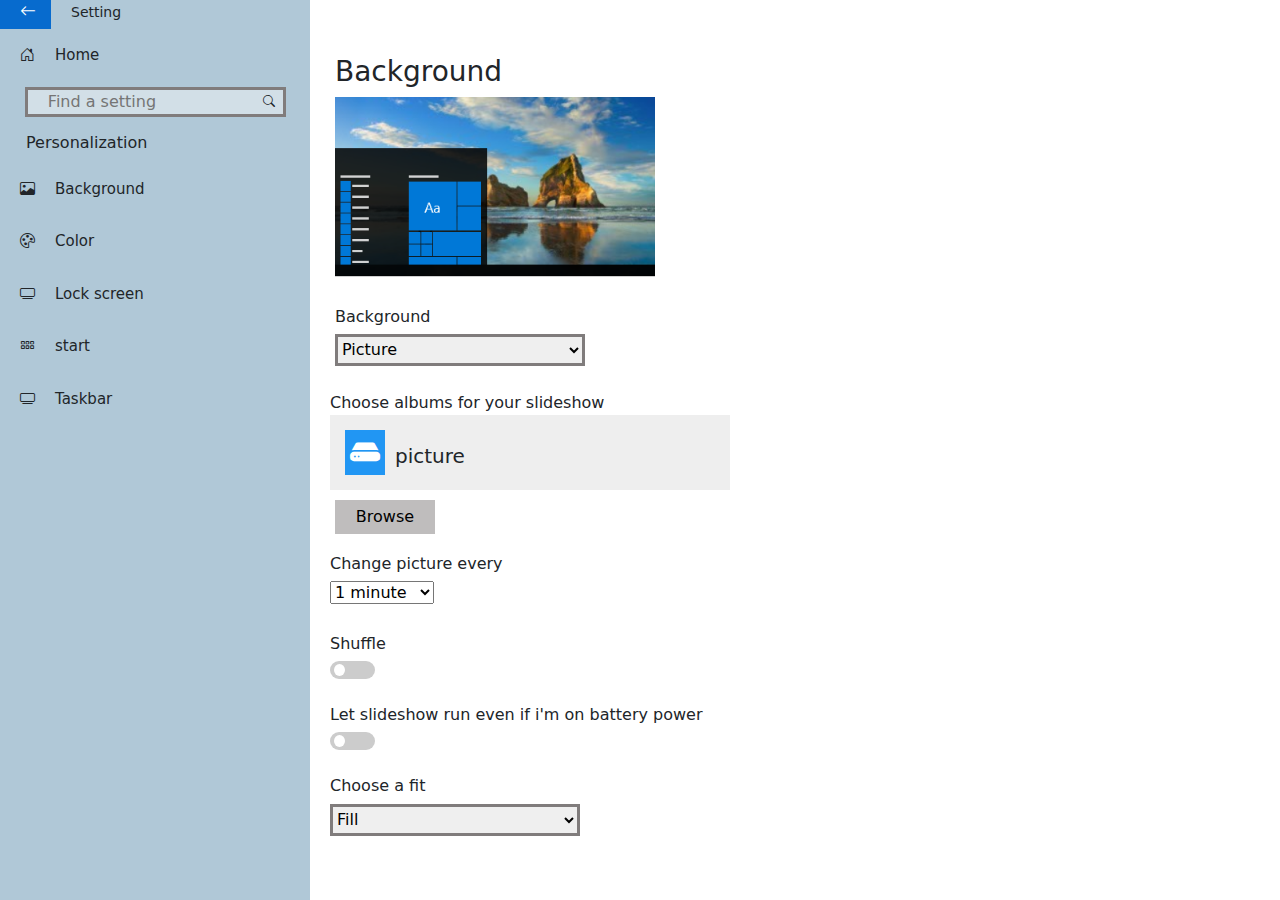
<file: slide.html>
<!DOCTYPE html>
<html lang="en">
<head>
    <meta charset="UTF-8">
    <meta http-equiv="X-UA-Compatible" content="IE=edge">
    <meta name="viewport" content="width=device-width, initial-scale=1.0">
    <link rel='stylesheet' href='https://cdnjs.cloudflare.com/ajax/libs/font-awesome/4.7.0/css/font-awesome.min.css'>
    <link rel="stylesheet" href="https://cdn.jsdelivr.net/npm/bootstrap-icons@1.10.2/font/bootstrap-icons.css">
    <link rel="stylesheet" href="https://cdn.jsdelivr.net/npm/bootstrap@5.2.2/dist/css/bootstrap.min.css">
    <link rel="stylesheet" href="https://fonts.googleapis.com/css2?family=Material+Symbols+Outlined:opsz,wght,FILL,GRAD@20..48,100..700,0..1,-50..200" />
    <script src="https://code.jquery.com/jquery-1.11.2.js"></script>
    <link rel="stylesheet" href="./style/slide.css">
    <title>Document</title>
</head>
<body>
    <div class="fixed-menu">
        <div class="title">
            <i class="bi bi-arrow-left"></i><span>Setting</span>
        </div>
        <div class="elements">
            <i class="bi bi-house-door"></i><span id="home">Home</span>
        </div>
        <div class="search-end">
            <div class="searched">
              <i class="bi bi-search"></i>
              <input type="search"  placeholder="    Find a setting">
            </div>
          </div>
        <h6>Personalization</h6>
        <div class="elements">
            <i class="bi bi-image"></i><span>Background</span>
        </div>
        <div class="elements">
            <i class="bi bi-palette"></i><span>Color</span>
        </div>
        <div class="elements">
            <i class="bi bi-tv"></i><span>Lock screen</span>
        </div>
        <div class="elements">
            <i class="bi bi-grid-3x2-gap"></i><span>start</span>
        </div>
        <div class="elements">
            <i class="bi bi-tv"></i><span>Taskbar</span>
        </div>
    </div>
    <div class="feature">
        <div class="start-feature">
            <h3>Background</h3>
            <img src="./imgs/Screenshot 2023-03-15 001108.png" width="320px" height="180px" alt="">
        </div>
        <div class="options">
            <h6>Background</h6>
            <select id="backgro">
                <option value="Picture">Picture</option>
                <option value="Solid color">Solid color</option>
                <option value="Slideshow">Slideshow</option>
              </select>
        </div>
    </div>
    <div class="content">
        <span>Choose albums for your slideshow</span>
        <div class="photo">
            <i class="bi bi-hdd-fill"></i><span>picture</span>
        </div>
        <div class="button">
            <button>Browse</button>
        </div>
        <div class="choose-photo">
            <h6>Change picture every</h6>
            <select id="times">
                <option value="1">1 minute</option>
                <option value="10">10 minute</option>
                <option value="30">30 minute</option>
                <option value="1">1 hour</option>
                <option value="6">6 hour</option>
                <option value="1">1 day</option>
              </select>
              <div class="toggle">
                <h6>Shuffle</h6>
                <label class="switch">
                    <input type="checkbox">
                    <span class="slider round"></span>
                  </label>
              </div>
              <div class="toggle">
                <h6>Let slideshow run even if i'm on battery power</h6>
                <label class="switch">
                    <input type="checkbox">
                    <span class="slider round"></span>
                  </label>
              </div>
              <div class="end-feature">
                <h6>Choose a fit</h6>
            <select id="backgro">
                <option value="Fill">Fill</option>
                <option id="fit" value="Fit">Fit</option>
                <option value="Stretch">Stretch</option>
                <option value="Tile">Tile</option>
                <option value="Center">Center</option>
                <option value="Span">Span</option>
              </select>
            </div>
        </div>
    </div>
            <div class="colors">
            <h6>Choose your background color</h6>
            <ul>
                <li data-color="red"></li>
                <li data-color="green"></li>
                <li data-color="blue"></li>
                <li data-color="black"></li>
                <li data-color="yellow"></li>
                <li data-color="brown"></li>
                <li data-color="aqua"></li>
                <li data-color="chocolate"></li>
                <li data-color="gold"></li>
                <li data-color="gray"></li>
                <li data-color="grey"></li>
                <li data-color="navy"></li>
                <li data-color="pink"></li>
                <li data-color="peru"></li>
                <li data-color="plum"></li>
                <li data-color="lime"></li>
                <li data-color="crimson"></li>
                <li data-color="cornflowerblue"></li>
                <li data-color="coral"></li>
                <li data-color="deeppink"></li>
                <li data-color="darkslategray"></li>
                <li data-color="indigo"></li>
                <li data-color="teal"></li>
                <li data-color="hotpink"></li>
            </ul>
            </div>
    <div class="experiment"></div>
    <script src="./script/slide.js"></script>
</body>
</html>
</file>
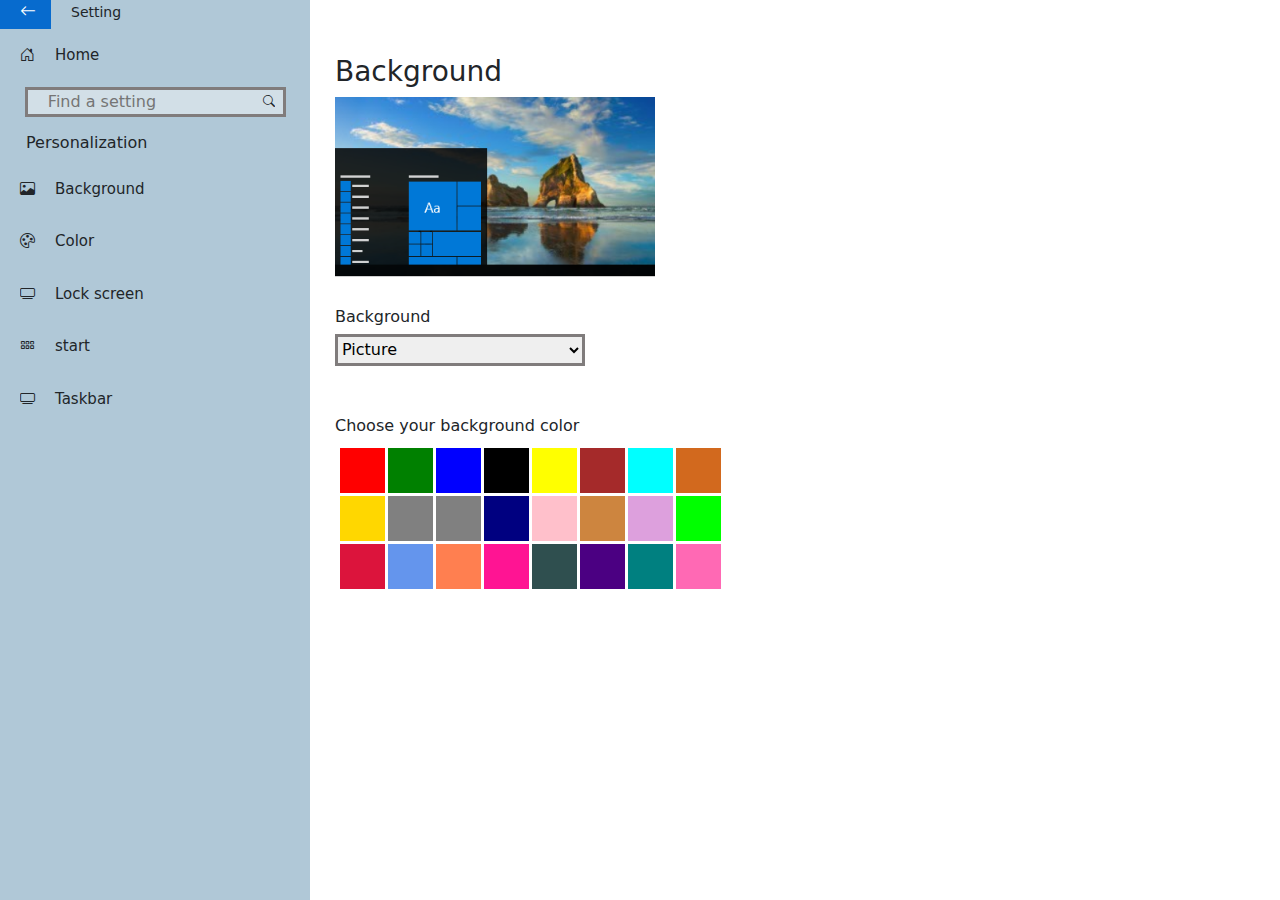
<file: solid.html>
<!DOCTYPE html>
<html lang="en">
<head>
    <meta charset="UTF-8">
    <meta http-equiv="X-UA-Compatible" content="IE=edge">
    <meta name="viewport" content="width=device-width, initial-scale=1.0">
    <link rel='stylesheet' href='https://cdnjs.cloudflare.com/ajax/libs/font-awesome/4.7.0/css/font-awesome.min.css'>
    <link rel="stylesheet" href="https://cdn.jsdelivr.net/npm/bootstrap-icons@1.10.2/font/bootstrap-icons.css">
    <link rel="stylesheet" href="https://cdn.jsdelivr.net/npm/bootstrap@5.2.2/dist/css/bootstrap.min.css">
    <link rel="stylesheet" href="https://fonts.googleapis.com/css2?family=Material+Symbols+Outlined:opsz,wght,FILL,GRAD@20..48,100..700,0..1,-50..200" />
    <script src="https://code.jquery.com/jquery-1.11.2.js"></script>
    <link rel="stylesheet" href="./style/solid.css">
    <title>Document</title>
</head>
<body>
    <div class="fixed-menu">
        <div class="title">
            <i class="bi bi-arrow-left"></i><span>Setting</span>
        </div>
        <div class="elements">
            <i class="bi bi-house-door"></i><span id="home">Home</span>
        </div>
        <div class="search-end">
            <div class="searched">
              <i class="bi bi-search"></i>
              <input type="search"  placeholder="    Find a setting">
            </div>
          </div>
        <h6>Personalization</h6>
        <div class="elements">
            <i class="bi bi-image"></i><span>Background</span>
        </div>
        <div class="elements">
            <i class="bi bi-palette"></i><span>Color</span>
        </div>
        <div class="elements">
            <i class="bi bi-tv"></i><span>Lock screen</span>
        </div>
        <div class="elements">
            <i class="bi bi-grid-3x2-gap"></i><span>start</span>
        </div>
        <div class="elements">
            <i class="bi bi-tv"></i><span>Taskbar</span>
        </div>
    </div>
    <div class="feature">
        <div class="start-feature">
            <h3>Background</h3>
            <img src="./imgs/Screenshot 2023-03-15 001108.png" width="320px" height="180px" alt="">
        </div>
        <div class="options">
            <h6>Background</h6>
            <select id="backgro">
                <option value="Picture">Picture</option>
                <option value="Solid color">Solid color</option>
                <option value="Slideshow">Slideshow</option>
              </select>
        </div>
        <div class="colors">
            <h6>Choose your background color</h6>
            <ul>
                <li data-color="red"></li>
                <li data-color="green"></li>
                <li data-color="blue"></li>
                <li data-color="black"></li>
                <li data-color="yellow"></li>
                <li data-color="brown"></li>
                <li data-color="aqua"></li>
                <li data-color="chocolate"></li>
                <li data-color="gold"></li>
                <li data-color="gray"></li>
                <li data-color="grey"></li>
                <li data-color="navy"></li>
                <li data-color="pink"></li>
                <li data-color="peru"></li>
                <li data-color="plum"></li>
                <li data-color="lime"></li>
                <li data-color="crimson"></li>
                <li data-color="cornflowerblue"></li>
                <li data-color="coral"></li>
                <li data-color="deeppink"></li>
                <li data-color="darkslategray"></li>
                <li data-color="indigo"></li>
                <li data-color="teal"></li>
                <li data-color="hotpink"></li>
            </ul>
            </div>
        </div>
    <div class="experiment"></div>
    <script src="./script/solid.js"></script>
</body>
</html>
</file>
<file: style/slide.css>
*{
    margin: 0;
    padding: 0;
    box-sizing: border-box;
}
.fixed-menu{
    position: fixed;
    width: 310px;
    height: 100%;
    background: #b0c8d7;
}
.fixed-menu .title span{
    margin-left: 20px;
    font-size: 14px;
}
.fixed-menu .title i{
    padding: 10px 15px 8px 20px;
}
.fixed-menu .title i:hover{
    background: #076bce;
    color: #fff;
}
.search-end .searched {
    padding: 10px;
    display: flex;
    align-items: flex-end;
    justify-content: center;
}
.search-end .searched i{
    position: absolute;
    margin-bottom: 6px;
    right: 35px;
    font-size: 12px;
}
.search-end .searched input{
    width: 90%;
    height: 30px;
    outline: none;
    background: #d2dfe7;
    border: 3px solid #807c7c;
}
.search-end .searched input:focus{
    border: 3px solid #0f73d7;
    background: #fff;
}
.fixed-menu .elements{
    margin-top: 10px;
    font-size: 15px;
    font-weight: 400;
    padding: 10px;
    padding-left: 20px;
}
.fixed-menu .elements:hover{
    background: #a0baca;
    border-left: 3.5px solid #076bce;
}
.fixed-menu .elements span{
    margin-left: 20px;
}
.fixed-menu h6{
    padding: 6px;
    margin-left: 20px;
}

.feature{
    margin-left: 310px;
    padding: 25px;
}
.start-feature{
    margin-top: 30px;
}
.options{
    margin-top: 30px;
}
#backgro{
    width: 250px;
    height: 32px;
    border: 3px solid #807c7c;
}

ul{
    display: grid;
    grid-template-columns: repeat(8,auto);
    gap: 3px;
    padding: 5px;
    width: 20px;
    list-style: none;
}
ul li{
    width: 45px;
    height: 45px;
    cursor: pointer;
}
ul li:hover{
    border: 3px solid #333;
}
ul li:first-child{
    background-color: red;
}
ul li:nth-child(2){
    background-color: green;
}
ul li:nth-child(3){
    background-color: blue;
}
ul li:nth-child(4){
    background-color: black;
}
ul li:nth-child(5){
    background-color: yellow;
}
ul li:nth-child(6){
    background-color: brown;
}
ul li:nth-child(7){
    background-color: aqua;
}
ul li:nth-child(8){
    background-color: chocolate;
}
ul li:nth-child(9){
    background-color: gold;
}
ul li:nth-child(10){
    background-color: gray;
}
ul li:nth-child(11){
    background-color: grey;
}
ul li:nth-child(12){
    background-color: navy;
}
ul li:nth-child(13){
    background-color: pink;
}
ul li:nth-child(14){
    background-color: peru;
}
ul li:nth-child(15){
    background-color: plum;
}
ul li:nth-child(16){
    background-color: lime;
}
ul li:nth-child(17){
    background-color: crimson;
}
ul li:nth-child(18){
    background-color:cornflowerblue;
}
ul li:nth-child(19){
    background-color:coral;
}
ul li:nth-child(20){
    background-color:deeppink ;
}
ul li:nth-child(21){
    background-color:darkslategray;
}
ul li:nth-child(22){
    background-color:indigo;
}
ul li:nth-child(23){
    background-color:teal;
}
ul li:nth-child(24){
    background-color:hotpink;
}
.switch {
    position: relative;
    display: inline-block;
    width: 45px;
    height: 18px;
  }
  
  .switch input {
    opacity: 0;
    width: 0;
    height: 0;
  }
  
  .slider {
    position: absolute;
    cursor: pointer;
    top: 0;
    left: 0;
    right: 0;
    bottom: 0;
    background-color: #ccc;
    -webkit-transition: .4s;
    transition: .4s;
  }
  
  .slider:before {
    position: absolute;
    content: "";
    height: 12px;
    width: 11px;
    left: 4px;
    bottom: 3.2px;
    background-color: #fff;
    -webkit-transition: .4s;
    transition: .4s;
  }
  input:checked + .slider {
    background-color: #2196F3;
  }
  input:focus + .slider {
    box-shadow: 0 0 1px #2196F3;
  }
  input:checked + .slider:before {
    -webkit-transform: translateX(26px);
    -ms-transform: translateX(26px);
    transform: translateX(26px);

  }
.slider.round {
    border-radius: 34px;
  }
.slider.round:before {
    border-radius: 50%;
  }
.content{
    margin-left: 330px;
}
.content .photo{
    background: #eee;
    padding: 15px;
    width: 400px;
}
.content .photo i{
    background: #2196F3;
    color: #fff;
    padding: 5px;
    font-size: 30px;
}
.content .photo span{
    margin-left: 10px;
    font-size: 20px;
}
.content .button button{
    width: 100px;
    height: 34px;
    margin: 10px 0 0 5px;
    background: #bfbdbd;
    border: none;
    outline: none;
}
.button button:hover{
    border: 3px solid #807c7c;
}
.choose-photo h6{
    margin-top: 20px;
}
#times{
    margin-bottom: 10px;
}
.end-feature{
    margin-bottom: 50px;
}
.colors{
    margin-left: 330px;
    display: none;
}
</file>
<file: style/solid.css>
*{
    margin: 0;
    padding: 0;
    box-sizing: border-box;
}

.fixed-menu{
    position: fixed;
    width: 310px;
    height: 100%;
    background: #b0c8d7;
}
.fixed-menu .title span{
    margin-left: 20px;
    font-size: 14px;
}
.fixed-menu .title i{
    padding: 10px 15px 8px 20px;
}
.fixed-menu .title i:hover{
    background: #076bce;
    color: #fff;
}
.search-end .searched {
    padding: 10px;
    display: flex;
    align-items: flex-end;
    justify-content: center;
}
.search-end .searched i{
    position: absolute;
    margin-bottom: 6px;
    right: 35px;
    font-size: 12px;
}
.search-end .searched input{
    width: 90%;
    height: 30px;
    outline: none;
    background: #d2dfe7;
    border: 3px solid #807c7c;
}
.search-end .searched input:focus{
    border: 3px solid #0f73d7;
    background: #fff;
}
.fixed-menu .elements{
    margin-top: 10px;
    font-size: 15px;
    font-weight: 400;
    padding: 10px;
    padding-left: 20px;
}
.fixed-menu .elements:hover{
    background: #a0baca;
    border-left: 3.5px solid #076bce;
}
.fixed-menu .elements span{
    margin-left: 20px;
}
.fixed-menu h6{
    padding: 6px;
    margin-left: 20px;
}

.feature{
    margin-left: 310px;
    padding: 25px;
}
.start-feature{
    margin-top: 30px;
}
.options{
    margin-top: 30px;
}
#backgro{
    width: 250px;
    height: 32px;
    border: 3px solid #807c7c;
}
.end-feature{
    margin-top: 40px;
}
.colors h6{
    margin-top: 50px;
}
ul{
    display: grid;
    grid-template-columns: repeat(8,auto);
    gap: 3px;
    padding: 5px;
    width: 20px;
    list-style: none;
}
ul li{
    width: 45px;
    height: 45px;
    cursor: pointer;
}
ul li:hover{
    border: 3px solid #333;
}
ul li:first-child{
    background-color: red;
}
ul li:nth-child(2){
    background-color: green;
}
ul li:nth-child(3){
    background-color: blue;
}
ul li:nth-child(4){
    background-color: black;
}
ul li:nth-child(5){
    background-color: yellow;
}
ul li:nth-child(6){
    background-color: brown;
}
ul li:nth-child(7){
    background-color: aqua;
}
ul li:nth-child(8){
    background-color: chocolate;
}
ul li:nth-child(9){
    background-color: gold;
}
ul li:nth-child(10){
    background-color: gray;
}
ul li:nth-child(11){
    background-color: grey;
}
ul li:nth-child(12){
    background-color: navy;
}
ul li:nth-child(13){
    background-color: pink;
}
ul li:nth-child(14){
    background-color: peru;
}
ul li:nth-child(15){
    background-color: plum;
}
ul li:nth-child(16){
    background-color: lime;
}
ul li:nth-child(17){
    background-color: crimson;
}
ul li:nth-child(18){
    background-color:cornflowerblue;
}
ul li:nth-child(19){
    background-color:coral;
}
ul li:nth-child(20){
    background-color:deeppink ;
}
ul li:nth-child(21){
    background-color:darkslategray;
}
ul li:nth-child(22){
    background-color:indigo;
}
ul li:nth-child(23){
    background-color:teal;
}
ul li:nth-child(24){
    background-color:hotpink;
}
</file>
